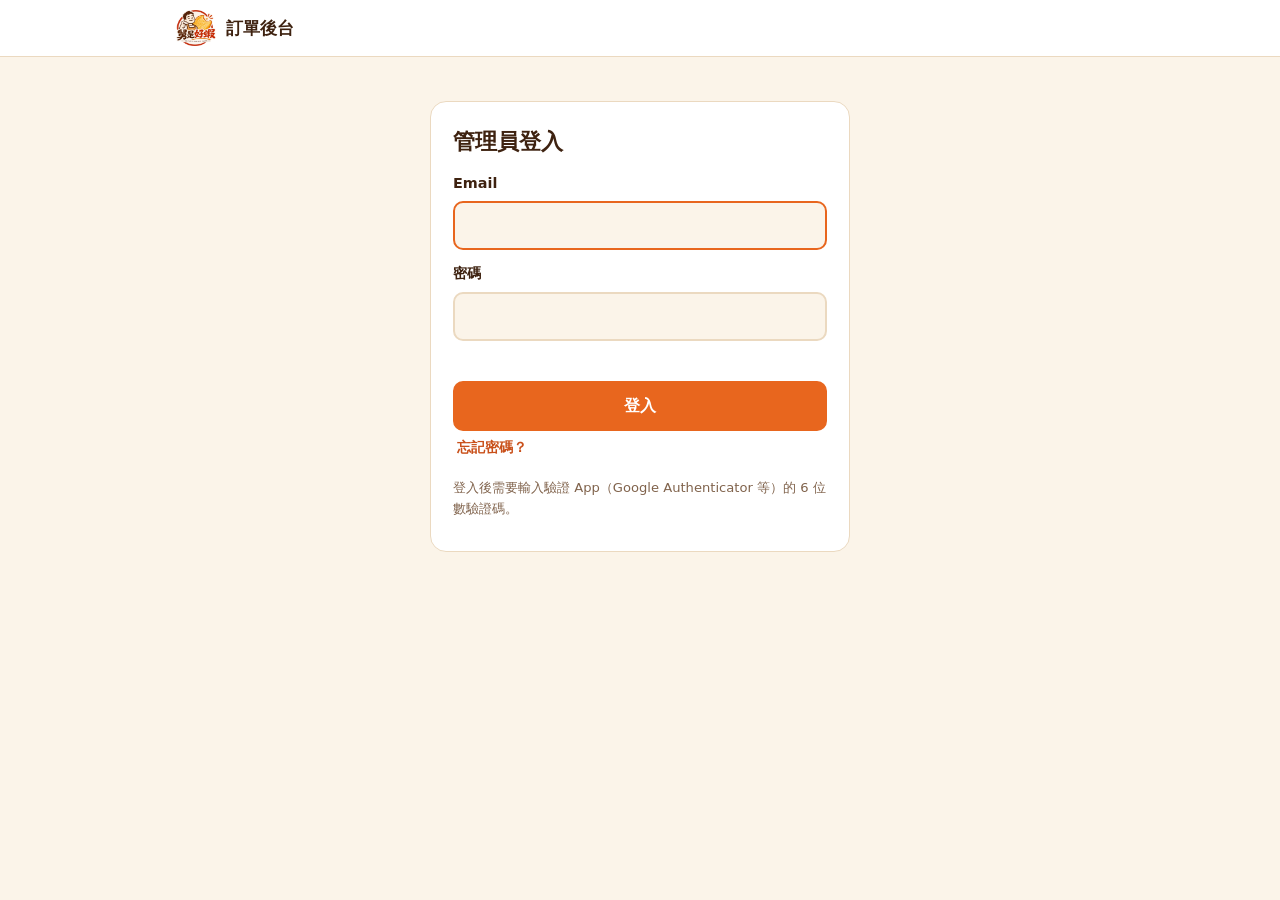
<file: admin/index.html>
<!doctype html>
<html lang="zh-Hant">
<head>
<meta charset="utf-8">
<meta name="viewport" content="width=device-width,initial-scale=1,viewport-fit=cover">
<meta name="robots" content="noindex,nofollow,noarchive">
<meta name="referrer" content="no-referrer">
<meta http-equiv="Content-Security-Policy" content="default-src 'self'; script-src 'self'; style-src 'self' https://fonts.googleapis.com; font-src https://fonts.gstatic.com; img-src 'self' data: blob: https://*.supabase.co; connect-src https://*.supabase.co wss://*.supabase.co; base-uri 'none'; form-action 'none'; object-src 'none'">
<title>舅是好蝦 訂單後台</title>
<link rel="icon" href="../assets/logo.webp">
<link rel="stylesheet" href="https://fonts.googleapis.com/css2?family=Noto+Sans+TC:wght@400;500;700&display=swap">
<link rel="stylesheet" href="admin.css?v=20261113h">
</head>
<body>
<header class="bar">
  <div class="bar-in">
    <img src="../assets/logo.webp" alt="" width="40" height="36">
    <b>訂單後台</b>
    <span class="who" id="who" hidden></span>
    <button class="link" id="logoutBtn" type="button" hidden>登出</button>
  </div>
</header>
<p class="demo-banner" id="demoBanner" hidden>示範模式：目前顯示的是假資料。完成 Supabase 設定後，這裡會顯示真實訂單。</p>

<main class="wrap">
  <!-- 登入 -->
  <section class="card narrow" id="vLogin" hidden>
    <h1>管理員登入</h1>
    <form id="loginForm" novalidate>
      <label for="email">Email</label>
      <input id="email" type="email" autocomplete="username" required>
      <label for="password">密碼</label>
      <input id="password" type="password" autocomplete="current-password" required>
      <p class="err" id="loginErr" role="alert"></p>
      <button class="btn primary" type="submit" id="loginBtn">登入</button>
    </form>
    <button class="link small" type="button" id="forgotBtn">忘記密碼？</button>
    <p class="hint">登入後需要輸入驗證 App（Google Authenticator 等）的 6 位數驗證碼。</p>
  </section>

  <!-- 忘記密碼 -->
  <section class="card narrow" id="vForgot" hidden>
    <h1>重設密碼</h1>
    <form id="forgotForm" novalidate>
      <label for="fEmail">管理員 Email</label>
      <input id="fEmail" type="email" autocomplete="username" required>
      <p class="err" id="forgotErr" role="alert"></p>
      <button class="btn primary" type="submit">寄送重設連結</button>
    </form>
    <button class="link small" type="button" data-go="vLogin">回到登入</button>
  </section>

  <!-- 設定兩步驟驗證 -->
  <section class="card narrow" id="vEnroll" hidden>
    <h1>設定兩步驟驗證</h1>
    <p>第一次登入需要綁定驗證 App。請用 Google Authenticator、Microsoft Authenticator 或 1Password 掃描 QR Code。</p>
    <img class="qr" id="qrImg" alt="兩步驟驗證 QR Code" width="200" height="200">
    <p class="small">無法掃描？手動輸入金鑰：<code id="secret"></code></p>
    <form id="enrollForm" novalidate>
      <label for="enrollCode">App 顯示的 6 位數驗證碼</label>
      <input id="enrollCode" inputmode="numeric" autocomplete="one-time-code" maxlength="6" pattern="[0-9]{6}" required>
      <p class="err" id="enrollErr" role="alert"></p>
      <button class="btn primary" type="submit">完成綁定</button>
    </form>
  </section>

  <!-- 輸入驗證碼 -->
  <section class="card narrow" id="vMfa" hidden>
    <h1>輸入驗證碼</h1>
    <form id="mfaForm" novalidate>
      <label for="mfaCode">驗證 App 的 6 位數驗證碼</label>
      <input id="mfaCode" inputmode="numeric" autocomplete="one-time-code" maxlength="6" pattern="[0-9]{6}" required>
      <p class="err" id="mfaErr" role="alert"></p>
      <button class="btn primary" type="submit">驗證</button>
    </form>
  </section>

  <!-- 設定新密碼 -->
  <section class="card narrow" id="vNewPw" hidden>
    <h1 id="newPwTitle">設定新密碼</h1>
    <p class="small" id="newPwHint" hidden>第一次登入：請把店長給你的初始密碼改成只有你知道的新密碼，改好後就能開始使用後台。</p>
    <form id="newPwForm" novalidate>
      <label for="newPw">新密碼（至少 12 個字元，需含英文大小寫與數字）</label>
      <input id="newPw" type="password" autocomplete="new-password" required>
      <label for="newPw2">再輸入一次</label>
      <input id="newPw2" type="password" autocomplete="new-password" required>
      <p class="err" id="newPwErr" role="alert"></p>
      <button class="btn primary" type="submit">更新密碼</button>
    </form>
  </section>

  <!-- 無權限 -->
  <section class="card narrow" id="vDenied" hidden>
    <h1>沒有後台權限</h1>
    <p>這個帳號不在管理員名單中。請聯絡店長開通。</p>
    <button class="btn" type="button" id="deniedLogout">登出</button>
  </section>

  <!-- 訂單 -->
  <section id="vOrders" hidden>
    <div class="tabs" role="tablist">
      <button class="tab on" type="button" data-tab="orders" role="tab" aria-selected="true">訂單</button>
      <button class="tab" type="button" data-tab="products" role="tab" aria-selected="false" id="productsTab" hidden>商品</button>
      <button class="tab" type="button" data-tab="staff" role="tab" aria-selected="false" id="staffTab" hidden>員工</button>
      <button class="tab" type="button" data-tab="audit" role="tab" aria-selected="false" id="auditTab" hidden>操作紀錄</button>
    </div>

    <div id="paneOrders">
      <div class="tools">
        <input id="search" type="search" placeholder="搜尋訂單編號或完整手機號碼" aria-label="搜尋">
        <div class="chips" id="statusChips"></div>
      </div>
      <p class="muted small" id="listInfo"></p>
      <ul class="orders" id="orderList"></ul>
      <button class="btn" type="button" id="moreBtn" hidden>載入更多</button>
    </div>

    <div id="paneProducts" hidden>
      <div class="card ship">
        <h2>運費設定</h2>
        <label for="shipFree">免運門檻（商品金額滿多少免運；0＝全部免運）</label>
        <input id="shipFree" type="number" inputmode="numeric" min="0" max="1000000" step="1">
        <ul class="shiplist" id="shipList"></ul>
        <p class="muted small">運費在顧客下單時由資料庫計算。至少要開放一種取貨方式。</p>
        <button class="btn primary" type="button" id="shipSave">儲存運費設定</button>
        <p class="save-msg" id="shipMsg" role="status"></p>
      </div>
      <div class="card cap">
        <h2>接單上限</h2>
        <p class="small muted" id="capUsed"></p>
        <div class="row2">
          <div><label for="capWeek">每週最多接幾包（空白＝不限）</label><input id="capWeek" type="number" inputmode="numeric" min="0" max="100000" step="1"></div>
          <div><label for="capMax">每個品項一次最多幾件</label><input id="capMax" type="number" inputmode="numeric" min="1" max="99" step="1"></div>
        </div>
        <p class="muted small">每週從週一 00:00（台北時間）起算，已取消的訂單不計。商品算幾包可在各商品的「包數」設定（例：三入組 3 包）。</p>
        <button class="btn primary" type="button" id="capSave">儲存接單上限</button>
        <p class="save-msg" id="capMsg" role="status"></p>
      </div>
      <div class="card promo">
        <h2>促銷活動 <span class="pill" id="promoLive"></span></h2>
        <label class="check"><input type="checkbox" id="promoOn"> 開啟活動</label>
        <label for="promoName">活動標語（顯示在網站上，30 字以內）</label>
        <input id="promoName" maxlength="30" placeholder="例：新開張試行 全館 7 折">
        <div class="row2">
          <div><label for="promoPct">折數</label>
            <select id="promoPct"></select></div>
          <div><label>範例</label><p class="muted small" id="promoEx"></p></div>
        </div>
        <div class="row2">
          <div><label for="promoStart">開始時間（空白＝立即）</label><input id="promoStart" type="datetime-local"></div>
          <div><label for="promoEnd">結束時間（空白＝不限）</label><input id="promoEnd" type="datetime-local"></div>
        </div>
        <p class="muted small" id="promoNote"></p>
        <button class="btn primary" type="button" id="promoSave">儲存活動設定</button>
        <p class="save-msg" id="promoMsg" role="status"></p>
      </div>
      <div class="ptools">
        <p class="muted small">修改後前台會立即更新。下架的商品顧客看不到也無法下單。</p>
        <button class="btn" type="button" id="newProductBtn">＋ 新增商品</button>
      </div>
      <ul class="plist" id="productList"></ul>
    </div>

    <div id="paneStaff" hidden>
      <form class="card staff-new" id="staffForm" novalidate>
        <h2>新增員工帳號</h2>
        <p class="small muted">設定 Email 與初始密碼後，把帳密私下交給對方。對方第一次登入會先綁兩步驟驗證，再強制改成自己的密碼。「員工」可以看訂單、改訂單狀態；「店長」另外可以管理商品、活動、員工與操作紀錄。</p>
        <label for="sEmail">Email（登入帳號）</label>
        <input id="sEmail" type="email" autocomplete="off" required>
        <div class="row2">
          <div><label for="sRole">角色</label><select id="sRole"><option value="staff">員工</option><option value="owner">店長</option></select></div>
          <div><label for="sPw">初始密碼</label><input id="sPw" type="password" autocomplete="new-password" spellcheck="false"></div>
        </div>
        <button class="btn mini" type="button" id="sGen">產生安全密碼</button>
        <button class="btn primary" type="submit">建立帳號</button>
        <p class="save-msg" id="sMsg" role="status"></p>
      </form>
      <ul class="stafflist" id="staffList"></ul>
    </div>

    <div id="paneAudit" hidden>
      <div class="purge card">
        <h2>清除舊訂單個資</h2>
        <p class="small">把「已完成」或「已取消」且超過天數未異動的訂單，姓名、電話、地址、備註永久清除（訂單金額與品項會保留）。</p>
        <div class="row">
          <label for="purgeDays">超過</label>
          <input id="purgeDays" type="number" min="30" value="180" inputmode="numeric">
          <span>天</span>
          <button class="btn danger" type="button" id="purgeBtn">清除</button>
        </div>
        <div class="confirm" id="purgeConfirm" hidden>
          <p>確定要永久清除嗎？這個動作無法復原。</p>
          <button class="btn danger" type="button" id="purgeYes">確定清除</button>
          <button class="btn" type="button" id="purgeNo">取消</button>
        </div>
        <p class="small" id="purgeMsg" role="status"></p>
      </div>
      <ul class="audit" id="auditList"></ul>
    </div>
  </section>
</main>

<!-- 訂單明細 -->
<div class="sheet-bg" id="sheetBg" hidden></div>
<aside class="sheet" id="sheet" hidden aria-modal="true" role="dialog" aria-labelledby="dNo">
  <div class="sheet-head">
    <h2 id="dNo"></h2>
    <button class="link" type="button" id="sheetClose" aria-label="關閉">關閉</button>
  </div>
  <div id="dBody"></div>
</aside>

<!-- supabase-js 2.45.4 自架（不從外部 CDN 載入，避免 CDN 被竄改時後台被植入程式）；integrity 確保檔案沒被改過 -->
<script src="vendor/supabase-2.45.4.js" integrity="sha384-0w2KAL2YHP6wKOkUDzkCDGgVvfmHnj02DHeQ6XcHOgTfFsGyonKOpShMH1x6nk9o"></script>
<script src="../config.js?v=20261113b"></script>
<script src="admin.js?v=20261113s"></script>
</body>
</html>
</file>
<file: admin/admin.css>
:root{
  --bg:#FBF4E9;--card:#FFFFFF;--fg:#3E2210;--muted:#80634C;--line:#EBD9C0;
  --accent:#E8661E;--accent-deep:#C9501A;--on-accent:#FFFFFF;--red:#B8321A;
  --s-pending:#B66A00;--s-pending-bg:#FFF0D1;
  --s-confirmed:#1F5FA8;--s-confirmed-bg:#E2EEFB;
  --s-shipped:#6B3FA0;--s-shipped-bg:#EFE6FA;
  --s-completed:#2F7A4B;--s-completed-bg:#E1F3E8;
  --s-cancelled:#6E6E6E;--s-cancelled-bg:#EDEDED;
  --banner:#FFF0C9;--banner-fg:#7A4A00;
}
@media (prefers-color-scheme: dark){:root{
  --bg:#1C130D;--card:#2A1C12;--fg:#F6E7D3;--muted:#C9AC90;--line:#47321F;
  --accent:#F07F38;--accent-deep:#F59A5C;--on-accent:#1C130D;--red:#F0735A;
  --s-pending:#FFC864;--s-pending-bg:#4A3510;
  --s-confirmed:#8EC0FF;--s-confirmed-bg:#18304D;
  --s-shipped:#CDB0F2;--s-shipped-bg:#33244A;
  --s-completed:#86D3A3;--s-completed-bg:#173A25;
  --s-cancelled:#BDBDBD;--s-cancelled-bg:#333;
  --banner:#4A3510;--banner-fg:#FFD98A;color-scheme:dark}}
*{box-sizing:border-box}
[hidden]{display:none!important}
html,body{margin:0}
body{background:var(--bg);color:var(--fg);font-family:"Noto Sans TC","PingFang TC","Microsoft JhengHei",system-ui,sans-serif;font-size:16px;line-height:1.6;padding-bottom:env(safe-area-inset-bottom,0px)}
button,input,select,textarea{font:inherit;color:inherit}
:focus-visible{outline:3px solid var(--accent);outline-offset:2px}
.bar{position:sticky;top:0;z-index:10;background:var(--card);border-bottom:1px solid var(--line);padding-top:env(safe-area-inset-top,0px)}
.bar-in{max-width:960px;margin:0 auto;display:flex;align-items:center;gap:10px;height:56px;padding:0 max(16px,env(safe-area-inset-right,0px)) 0 max(16px,env(safe-area-inset-left,0px))}
.bar b{font-size:1.05rem;white-space:nowrap}
.bar .link{white-space:nowrap}
.who{margin-left:auto;font-size:.82rem;color:var(--muted);overflow:hidden;text-overflow:ellipsis;white-space:nowrap;min-width:0}
.demo-banner{margin:0;background:var(--banner);color:var(--banner-fg);text-align:center;font-size:.85rem;padding:8px 16px}
.wrap{max-width:960px;margin:0 auto;padding:20px max(16px,env(safe-area-inset-right,0px)) 40px max(16px,env(safe-area-inset-left,0px))}
.card{background:var(--card);border:1px solid var(--line);border-radius:16px;padding:22px}
.narrow{max-width:420px;margin:24px auto}
h1{font-size:1.4rem;margin:0 0 12px}
h2{font-size:1.15rem;margin:0 0 8px}
p{margin:0 0 10px}
label{display:block;font-weight:700;font-size:.9rem;margin:12px 0 6px}
input,select,textarea{width:100%;min-height:46px;border:2px solid var(--line);background:var(--bg);border-radius:10px;padding:10px 12px}
input:focus,select:focus,textarea:focus{border-color:var(--accent);outline:none}
textarea{min-height:90px;resize:vertical}
.btn{display:inline-flex;align-items:center;justify-content:center;min-height:46px;padding:10px 18px;border-radius:10px;border:2px solid var(--line);background:var(--card);cursor:pointer;font-weight:700}
.btn.primary{background:var(--accent);border-color:var(--accent);color:var(--on-accent);width:100%;margin-top:14px}
.btn.primary:hover{background:var(--accent-deep)}
.btn.danger{border-color:var(--red);color:var(--red)}
.btn[disabled]{opacity:.5;cursor:wait}
.link{background:none;border:0;color:var(--accent-deep);cursor:pointer;padding:6px 4px;font-weight:700}
.small{font-size:.85rem}
.muted{color:var(--muted)}
.hint{font-size:.82rem;color:var(--muted);margin-top:12px}
.err{color:var(--red);font-size:.88rem;min-height:1.3em;margin:8px 0 0}
.qr{display:block;margin:12px auto;background:#fff;border-radius:8px;padding:6px}
code{word-break:break-all;background:var(--bg);padding:2px 6px;border-radius:6px}

.tabs{display:flex;gap:6px;margin-bottom:14px}
.tab{border:0;background:transparent;padding:8px 14px;border-radius:999px;font-weight:700;cursor:pointer;color:var(--muted)}
.tab.on{background:var(--fg);color:var(--bg)}
.tools{display:grid;gap:10px;margin-bottom:8px}
.chips{display:flex;gap:6px;overflow-x:auto;padding-bottom:4px;scrollbar-width:none}
.chip{flex-shrink:0;border:2px solid var(--line);background:var(--card);border-radius:999px;padding:5px 14px;font-size:.88rem;font-weight:700;cursor:pointer;min-height:38px}
.chip.on{border-color:var(--accent);background:var(--accent);color:var(--on-accent)}

.orders{list-style:none;margin:0;padding:0;display:grid;gap:10px}
.order{background:var(--card);border:1px solid var(--line);border-radius:14px;padding:14px 16px;display:grid;grid-template-columns:1fr auto;gap:4px 12px;cursor:pointer;text-align:left;width:100%}
.order:hover{border-color:var(--accent)}
.order .no{font-weight:700;font-variant-numeric:tabular-nums}
.order .meta{font-size:.82rem;color:var(--muted);grid-column:1/-1}
.order .items{font-size:.9rem;grid-column:1/-1;overflow:hidden;text-overflow:ellipsis;white-space:nowrap}
.order .sum{font-weight:700;font-variant-numeric:tabular-nums;justify-self:end;grid-column:1/-1}
.pill{display:inline-block;font-size:.75rem;font-weight:700;padding:2px 10px;border-radius:999px;white-space:nowrap;justify-self:end}
.pill.pending{color:var(--s-pending);background:var(--s-pending-bg)}
.pill.confirmed{color:var(--s-confirmed);background:var(--s-confirmed-bg)}
.pill.shipped{color:var(--s-shipped);background:var(--s-shipped-bg)}
.pill.completed{color:var(--s-completed);background:var(--s-completed-bg)}
.pill.cancelled{color:var(--s-cancelled);background:var(--s-cancelled-bg)}
.empty{text-align:center;color:var(--muted);padding:40px 0}
#moreBtn{width:100%;margin-top:12px}

.sheet-bg{position:fixed;inset:0;background:rgba(0,0,0,.4);z-index:20}
.sheet{position:fixed;z-index:21;right:0;top:0;bottom:0;width:min(480px,100%);background:var(--card);overflow-y:auto;padding:0 20px calc(24px + env(safe-area-inset-bottom,0px));box-shadow:-8px 0 30px rgba(0,0,0,.2)}
.sheet-head{position:sticky;top:0;background:var(--card);display:flex;align-items:center;justify-content:space-between;padding:calc(14px + env(safe-area-inset-top,0px)) 0 10px;border-bottom:1px solid var(--line);margin-bottom:12px}
.sheet-head h2{margin:0;font-variant-numeric:tabular-nums}
dl{display:grid;grid-template-columns:5.5em 1fr;gap:8px 12px;margin:0 0 16px}
dt{color:var(--muted);font-size:.88rem}
dd{margin:0;word-break:break-word;white-space:pre-wrap}
.items-t{width:100%;border-collapse:collapse;margin-bottom:16px;font-variant-numeric:tabular-nums}
.items-t td{padding:6px 0;border-bottom:1px dashed var(--line)}
.items-t td:last-child{text-align:right}
.items-t tr.total td{font-weight:700;border-bottom:0}
.copyrow{display:flex;gap:8px;align-items:center}
.copyrow dd{flex:1}
.mini{font-size:.78rem;padding:2px 8px;min-height:30px;border-radius:8px}
.save-msg{font-size:.88rem;color:var(--s-completed);min-height:1.3em;margin-top:8px}
.purged{background:var(--banner);color:var(--banner-fg);padding:8px 12px;border-radius:10px;font-size:.88rem}

.purge{margin-bottom:16px}
.purge .row{display:flex;align-items:center;gap:8px;flex-wrap:wrap}
.purge .row label{margin:0}
.purge .row input{width:90px}
.confirm{margin-top:12px;display:flex;flex-wrap:wrap;gap:8px;align-items:center}
.confirm p{width:100%;margin:0;color:var(--red);font-weight:700}
.audit{list-style:none;margin:0;padding:0;display:grid;gap:6px}
.audit li{background:var(--card);border:1px solid var(--line);border-radius:10px;padding:10px 14px;font-size:.88rem;display:grid;gap:2px}
.audit time{color:var(--muted);font-size:.8rem;font-variant-numeric:tabular-nums}

.ptools{display:flex;gap:12px;align-items:center;justify-content:space-between;flex-wrap:wrap;margin-bottom:12px}
.ptools p{margin:0;flex:1;min-width:200px}
.plist{list-style:none;margin:0;padding:0;display:grid;gap:10px}
.prod{display:grid;grid-template-columns:64px 1fr auto;gap:12px;align-items:center;background:var(--card);border:1px solid var(--line);border-radius:14px;padding:10px 14px;width:100%;text-align:left;cursor:pointer}
.prod:hover{border-color:var(--accent)}
.prod img,.prod .noimg{width:64px;height:64px;border-radius:10px;object-fit:cover;background:var(--bg)}
.prod .noimg{display:grid;place-items:center;font-size:.72rem;color:var(--muted)}
.prod .pn{font-weight:700}
.prod .ps{font-size:.82rem;color:var(--muted)}
.prod .pp{font-weight:700;font-variant-numeric:tabular-nums;text-align:right}
.prod.off{opacity:.6}
.pill.off{color:var(--s-cancelled);background:var(--s-cancelled-bg)}
.pill.on{color:var(--s-completed);background:var(--s-completed-bg)}
.imgbox{display:grid;gap:8px;justify-items:start}
.imgbox img{width:160px;height:160px;object-fit:cover;border-radius:12px;background:var(--bg);border:1px solid var(--line)}
.imgbox .noimg{width:160px;height:160px;border-radius:12px;border:2px dashed var(--line);display:grid;place-items:center;color:var(--muted);font-size:.85rem}
.imgbtns{display:flex;gap:8px;flex-wrap:wrap}
.check{display:flex;align-items:center;gap:10px;font-weight:700;margin-top:14px}
.check input{width:20px;height:20px;min-height:0;accent-color:var(--accent)}
.row2{display:grid;grid-template-columns:1fr 1fr;gap:12px}
.vh{position:absolute;width:1px;height:1px;overflow:hidden;clip:rect(0 0 0 0)}
.promo{margin-bottom:16px}
.promo h2{display:flex;align-items:center;gap:8px}
.strike{text-decoration:line-through;color:var(--muted);font-size:.85em;margin-right:4px}
.row2>div{min-width:0}
.row2 input{min-width:0;width:100%;box-sizing:border-box}
@media (max-width:520px){.promo .row2:last-of-type{grid-template-columns:1fr}}
.staff-new{margin-bottom:16px}
.staff-new #sGen{margin:8px 0 14px}
.stafflist{list-style:none;margin:0;padding:0;display:grid;gap:10px}
.staff{background:var(--card);border:1px solid var(--line);border-radius:14px;padding:12px 14px}
.staff.off{opacity:.7}
.staff .sh{display:flex;flex-wrap:wrap;gap:6px;align-items:center}
.staff .sh b{margin-right:4px;word-break:break-all}
.staff p{margin:6px 0 0}
.srow{display:flex;flex-wrap:wrap;gap:8px;align-items:center;margin-top:10px}
.srow select{width:auto;min-width:0;padding:6px 10px}
.sconfirm{margin-top:10px;padding:10px 12px;border-radius:10px;background:var(--bg)}
.sconfirm .rpw{font-family:ui-monospace,Menlo,monospace;margin:4px 0}
.cap{margin-bottom:16px}
.ship{margin-bottom:16px}
.shiplist{list-style:none;margin:12px 0;padding:0;display:grid;gap:10px}
.shiplist li{border:1px solid var(--line);border-radius:12px;padding:10px 12px}
.shiplist li.off{opacity:.65}
.shiplist .sl-top{display:flex;align-items:center;justify-content:space-between;gap:8px;flex-wrap:wrap}
</file>
